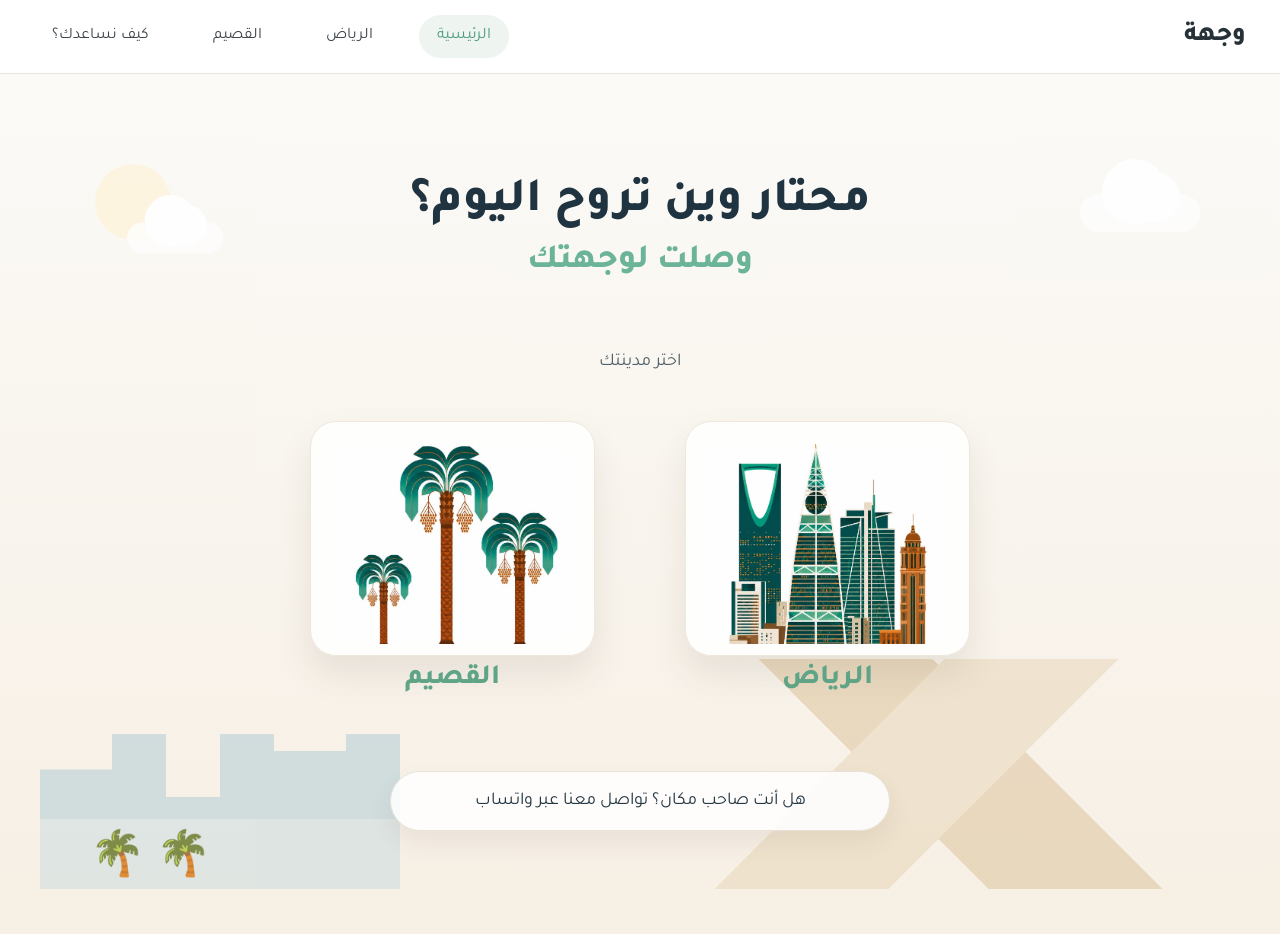
<file: index.html>
<!DOCTYPE html>
<html lang="ar" dir="rtl">
<head>
  <meta charset="UTF-8" />
  <meta name="viewport" content="width=device-width, initial-scale=1.0" />
  <title>وجهة | الصفحة الرئيسية</title>
  <link rel="stylesheet" href="stylee.css" />
</head>
<body>

  <div class="page">

    <header class="navbar">
      <div class="logo">
        <span>وجهة</span>
      </div>

      <nav class="nav-links">
        <a href="indexx.html" class="active">الرئيسية</a>
        <a href="riyadh.html">الرياض</a>
        <a href="qassim.html">القصيم</a>
        <a href="#">كيف نساعدك؟</a>
      </nav>

    </header>

    <main class="hero">

      <div class="background-art">
        <div class="sun"></div>
        <div class="cloud cloud-one"></div>
        <div class="cloud cloud-two"></div>
        <div class="mountains"></div>
        <div class="city"></div>
        <div class="palms"></div>
      </div>

      <section class="hero-content">
        <h1>محتار وين تروح اليوم؟</h1>
        <h2>وصلت لوجهتك</h2>
        <p>اختر مدينتك</p>

        <div class="city-cards">

  <div class="city-card" onclick="goToPage('riyadh.html')">
    <img src="riyadh.jpg" alt="الرياض" class="city-image">
    <h3>الرياض</h3>
  </div>

  <div class="city-card" onclick="goToPage('qassim.html')">
    <img src="qassim.jpg" alt="القصيم" class="city-image">
    <h3>القصيم</h3>
  </div>

</div>
<div class="owner-section">
      <button onclick="openWhatsApp()">
       هل أنت صاحب مكان؟ تواصل معنا عبر واتساب
      </button>
    </div>

  </div>
      </section>

    </main>

    

  <script src="script.js"></script>
</body>
</html>
</file>
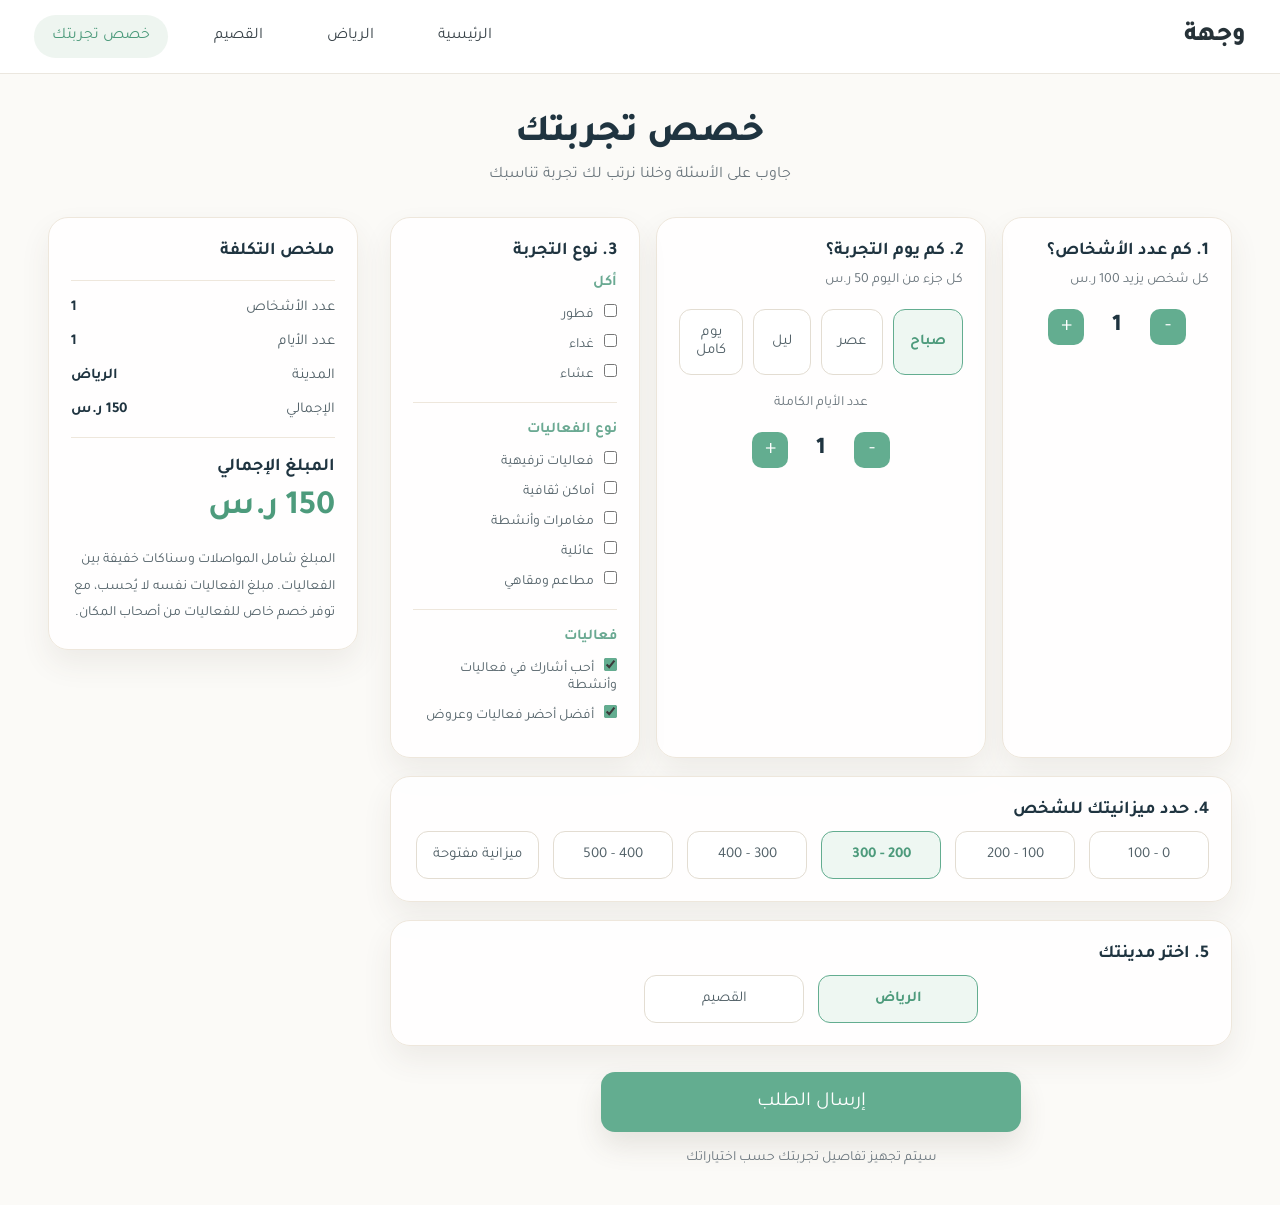
<file: customization.html>
<!DOCTYPE html>
<html lang="ar" dir="rtl">
<head>
  <meta charset="UTF-8" />
  <meta name="viewport" content="width=device-width, initial-scale=1.0" />
  <title>وجهة | خصص تجربتك</title>
  <link rel="stylesheet" href="styleee.css" />
</head>
<body>

<div class="page">

  <header class="navbar">
    <div class="logo">
      <span>وجهة</span>
    </div>

    <nav class="nav-links">
      <a href="indexx.html">الرئيسية</a>
      <a href="riyadh.html">الرياض</a>
      <a href="qassim.html">القصيم</a>
      <a href="#" class="active">خصص تجربتك</a>
    </nav>
  </header>

  <main class="custom-page">

    <section class="custom-header">
      <h1>خصص تجربتك</h1>
      <p>جاوب على الأسئلة وخلنا نرتب لك تجربة تناسبك</p>
    </section>

    <section class="custom-layout">

      <div class="custom-form">

        <div class="custom-row">

          <div class="custom-card small-card">
            <h3>1. كم عدد الأشخاص؟</h3>
            <p>كل شخص يزيد 100 ر.س</p>

            <div class="counter">
              <button onclick="decreasePeople()">-</button>
              <span id="peopleCount">1</span>
              <button onclick="increasePeople()">+</button>
            </div>
          </div>

          <div class="custom-card large-card">
            <h3>2. كم يوم التجربة؟</h3>
            <p>كل جزء من اليوم 50 ر.س</p>

            <div class="time-options">
              <button class="time-btn active" data-value="50" onclick="selectTime(this)">صباح</button>
              <button class="time-btn" data-value="50" onclick="selectTime(this)">عصر</button>
              <button class="time-btn" data-value="50" onclick="selectTime(this)">ليل</button>
              <button class="time-btn" data-value="150" onclick="selectTime(this)">يوم كامل</button>
            </div>

            <p class="days-label">عدد الأيام الكاملة</p>

            <div class="counter days-counter">
              <button onclick="decreaseDays()">-</button>
              <span id="daysCount">1</span>
              <button onclick="increaseDays()">+</button>
            </div>
          </div>

          <div class="custom-card type-card">
            <h3>3. نوع التجربة</h3>

            <h4>أكل</h4>
            <label>
              <input type="checkbox" id="breakfast" value="فطور" class="experience-type">
               فطور
            </label>

            <label>
               <input type="checkbox" id="lunch" value="غداء" class="experience-type">
               غداء
               </label>

            <label>
                <input type="checkbox" id="dinner" value="عشاء" class="experience-type">
                عشاء
            </label>

            <div class="filter-line"></div>

<h4>نوع الفعاليات</h4>

<label>
  <input type="checkbox" value="فعاليات ترفيهية" class="experience-type">
  فعاليات ترفيهية
</label>

<label>
  <input type="checkbox" value="أماكن ثقافية" class="experience-type">
  أماكن ثقافية
</label>

<label>
  <input type="checkbox" value="مغامرات وأنشطة" class="experience-type">
  مغامرات وأنشطة
</label>

<label>
  <input type="checkbox" value="عائلية" class="experience-type">
  عائلية
</label>

<label>
  <input type="checkbox" value="مطاعم ومقاهي" class="experience-type">
  مطاعم ومقاهي
</label>
            <div class="filter-line"></div>

            <h4>فعاليات</h4>
            <label><input type="checkbox" value="فعاليات تفاعلية" class="experience-type" checked> أحب أشارك في فعاليات وأنشطة</label>
            <label><input type="checkbox" value="فعاليات حضور" class="experience-type" checked> أفضل أحضر فعاليات وعروض</label>
          </div>

        </div>

        <div class="custom-card budget-card">
          <h3>4. حدد ميزانيتك للشخص</h3>

          <div class="budget-options">
            <button class="budget-btn" onclick="selectBudget(this)">0 - 100</button>
            <button class="budget-btn" onclick="selectBudget(this)">100 - 200</button>
            <button class="budget-btn active" onclick="selectBudget(this)">200 - 300</button>
            <button class="budget-btn" onclick="selectBudget(this)">300 - 400</button>
            <button class="budget-btn" onclick="selectBudget(this)">400 - 500</button>
            <button class="budget-btn" onclick="selectBudget(this)">ميزانية مفتوحة</button>
          </div>
        </div>

        <div class="custom-card city-select-card">
          <h3>5. اختر مدينتك</h3>

          <div class="city-select-options">
            <button class="city-select-btn active" onclick="selectCity(this)">الرياض</button>
            <button class="city-select-btn" onclick="selectCity(this)">القصيم</button>
          </div>
        </div>

        <button class="send-request" onclick="sendRequest()">إرسال الطلب</button>

        <p class="send-note">سيتم تجهيز تفاصيل تجربتك حسب اختياراتك</p>

      </div>

      <aside class="summary-card">
        <h3>ملخص التكلفة</h3>

        <div class="summary-line"></div>

        <div class="summary-item">
          <span>عدد الأشخاص</span>
          <strong id="summaryPeople">1</strong>
        </div>

        <div class="summary-item">
          <span>عدد الأيام</span>
          <strong id="summaryDays">1</strong>
        </div>

        <div class="summary-item">
          <span>المدينة</span>
          <strong id="summaryCity">الرياض</strong>
        </div>

        <div class="summary-item">
          <span>الإجمالي</span>
          <strong id="summaryTotalSmall">150 ر.س</strong>
        </div>

        <div class="summary-line"></div>

        <h4>المبلغ الإجمالي</h4>
        <h2 id="totalPrice">150 ر.س</h2>

        <p class="summary-note">
          المبلغ شامل المواصلات وسناكات خفيفة بين الفعاليات.
          مبلغ الفعاليات نفسه لا يُحسب، مع توفر خصم خاص للفعاليات من أصحاب المكان.
        </p>
      </aside>

    </section>

  </main>

</div>

<script src="scripttt.js"></script>
</body>
</html>
</file>
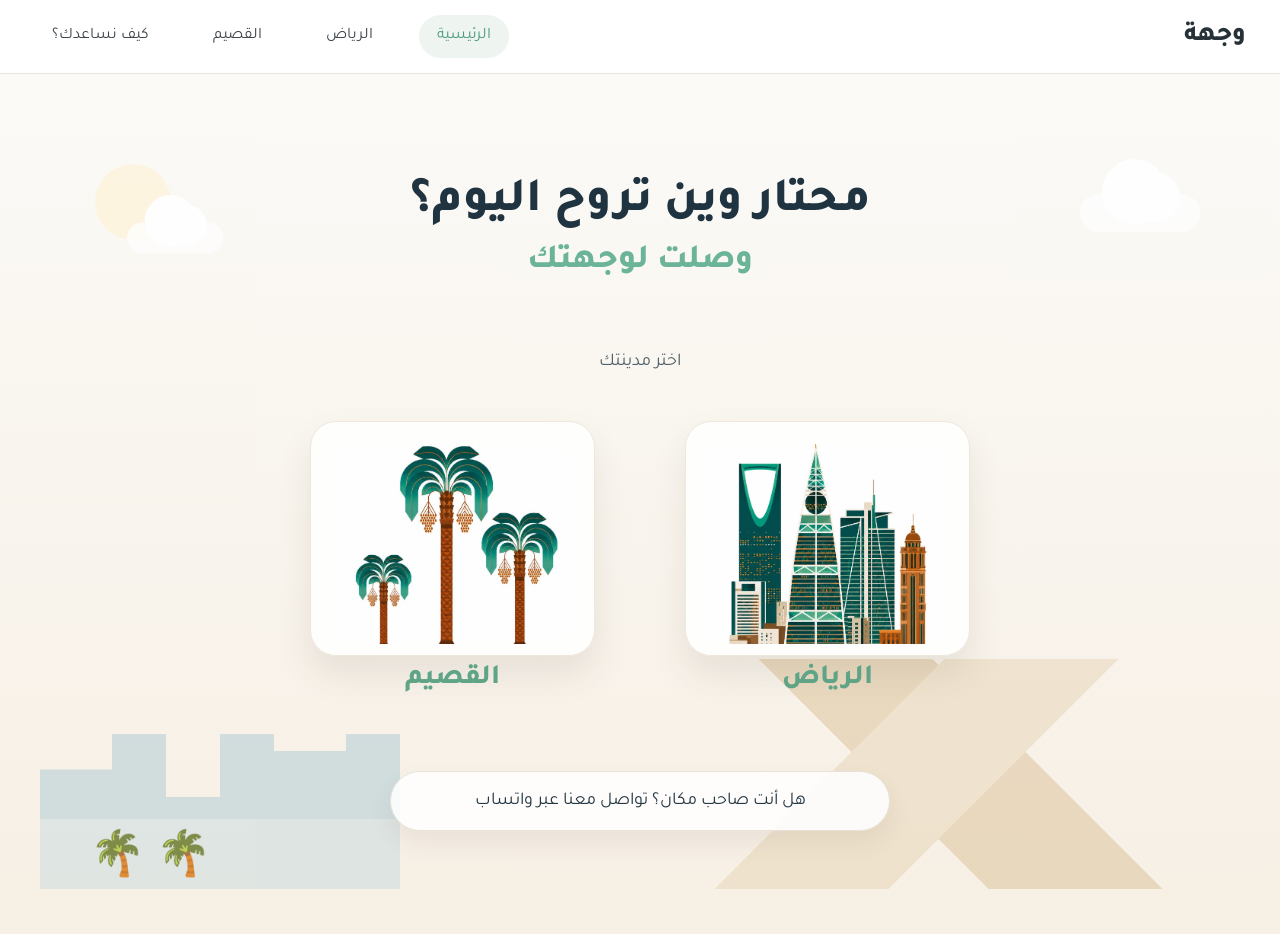
<file: indexx.html>
<!DOCTYPE html>
<html lang="ar" dir="rtl">
<head>
  <meta charset="UTF-8" />
  <meta name="viewport" content="width=device-width, initial-scale=1.0" />
  <title>وجهة | الصفحة الرئيسية</title>
  <link rel="stylesheet" href="stylee.css" />
</head>
<body>

  <div class="page">

    <header class="navbar">
      <div class="logo">
        <span>وجهة</span>
      </div>

      <nav class="nav-links">
        <a href="indexx.html" class="active">الرئيسية</a>
        <a href="riyadh.html">الرياض</a>
        <a href="qassim.html">القصيم</a>
        <a href="#">كيف نساعدك؟</a>
      </nav>

    </header>

    <main class="hero">

      <div class="background-art">
        <div class="sun"></div>
        <div class="cloud cloud-one"></div>
        <div class="cloud cloud-two"></div>
        <div class="mountains"></div>
        <div class="city"></div>
        <div class="palms"></div>
      </div>

      <section class="hero-content">
        <h1>محتار وين تروح اليوم؟</h1>
        <h2>وصلت لوجهتك</h2>
        <p>اختر مدينتك</p>

        <div class="city-cards">

  <div class="city-card" onclick="goToPage('riyadh.html')">
    <img src="riyadh.jpg" alt="الرياض" class="city-image">
    <h3>الرياض</h3>
  </div>

  <div class="city-card" onclick="goToPage('qassim.html')">
    <img src="qassim.jpg" alt="القصيم" class="city-image">
    <h3>القصيم</h3>
  </div>

</div>
<div class="owner-section">
      <button onclick="openWhatsApp()">
       هل أنت صاحب مكان؟ تواصل معنا عبر واتساب
      </button>
    </div>

  </div>
      </section>

    </main>

    

  <script src="script.js"></script>
</body>
</html>
</file>
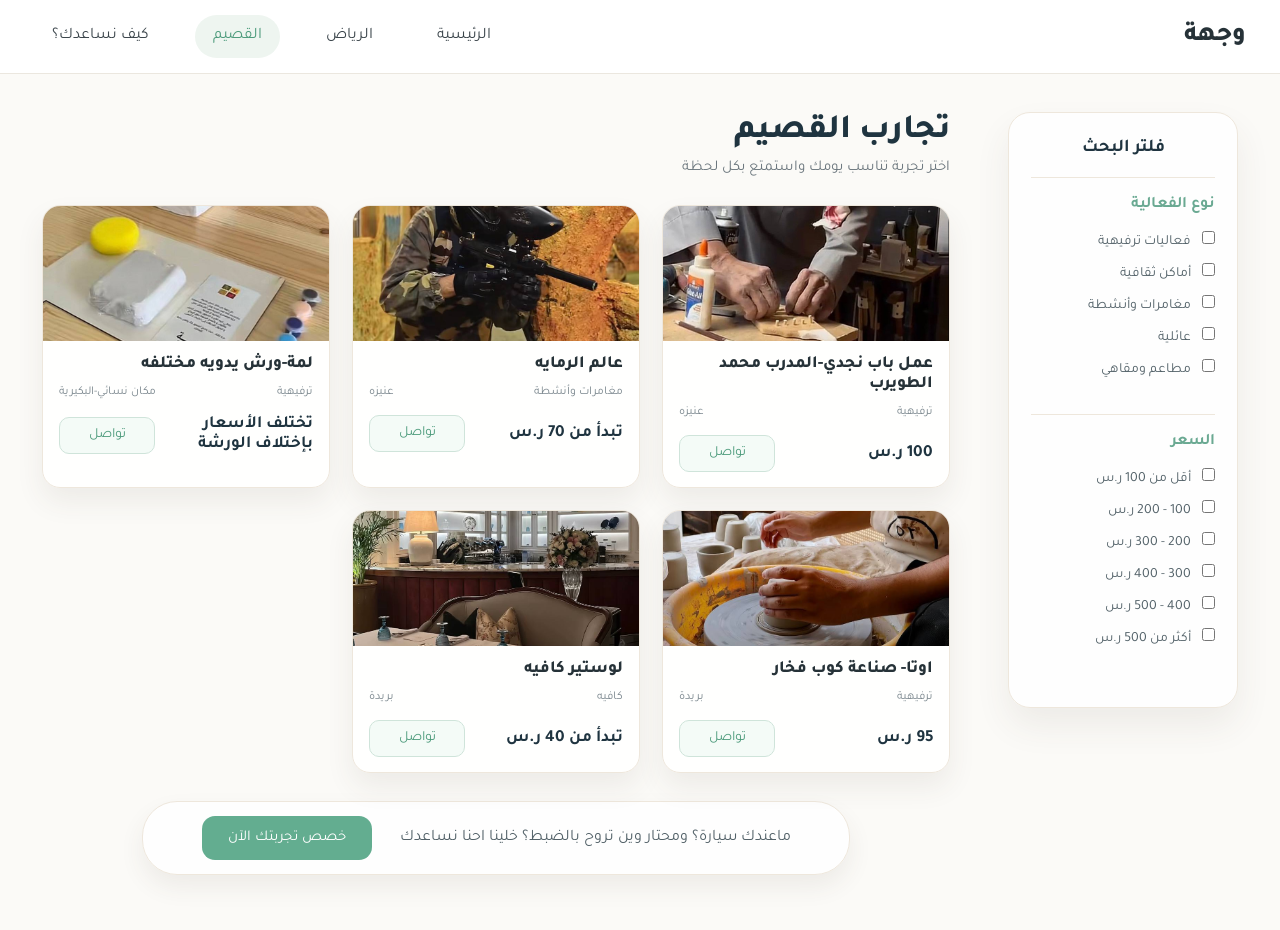
<file: qassim.html>
<!DOCTYPE html>
<html lang="ar" dir="rtl">
<head>
  <meta charset="UTF-8" />
  <meta name="viewport" content="width=device-width, initial-scale=1.0" />
  <title>وجهة | القصيم</title>
  <link rel="stylesheet" href="stylee2.css" />
</head>
<body>

<div class="page">

  <header class="navbar">
    <div class="logo">
      <span>وجهة</span>
    </div>

    <nav class="nav-links">
      <a href="indexx.html" >الرئيسية</a>
      <a href="riyadh.html" >الرياض</a>
      <a href="qassim.html" class="active">القصيم</a>
      <a href="#">كيف نساعدك؟</a>
    </nav>
  </header>

  <main class="experiences-page">

    <aside class="filter-box">
      <h3>فلتر البحث</h3>

      <div class="filter-line"></div>

      <div class="filter-group">
        <h4>نوع الفعالية</h4>
        <label><input type="checkbox" class="type-filter" value="ترفيهية"> فعاليات ترفيهية</label>
        <label><input type="checkbox" class="type-filter" value="ثقافية"> أماكن ثقافية</label>
        <label><input type="checkbox" class="type-filter" value="مغامرات"> مغامرات وأنشطة</label>
        <label><input type="checkbox" class="type-filter" value="عائلية"> عائلية</label>
        <label><input type="checkbox" class="type-filter" value="مطاعم"> مطاعم ومقاهي</label>
      </div>

      <div class="filter-line"></div>

      <div class="filter-group">
        <h4>السعر</h4>
        <label><input type="checkbox" class="price-filter" value="0-100"> أقل من 100 ر.س</label>
        <label><input type="checkbox" class="price-filter" value="100-200"> 100 - 200 ر.س</label>
        <label><input type="checkbox" class="price-filter" value="200-300"> 200 - 300 ر.س</label>
        <label><input type="checkbox" class="price-filter" value="300-400"> 300 - 400 ر.س</label>
        <label><input type="checkbox" class="price-filter" value="400-500"> 400 - 500 ر.س</label>
        <label><input type="checkbox" class="price-filter" value="500-9999"> أكثر من 500 ر.س</label>
      </div>

     
    </aside>

    <section class="experience-content">

      <div class="experience-title">
        <h1>تجارب القصيم</h1>
        <p>اختر تجربة تناسب يومك واستمتع بكل لحظة</p>
      </div>

      <div class="experience-grid">

        <div class="exp-card" data-type="ترفيهية" data-price="199">
          <img src="محمد الطويرب.jpg" alt="عمل باب نجدي">
          <div class="exp-info">
            <h3>عمل باب نجدي-المدرب محمد الطويرب</h3>
            <div class="meta">
              <span>ترفيهية</span>
              <span> عنيزه</span>
            </div>
            <div class="exp-bottom">
              <strong>100 ر.س</strong>
              <div class="contact-box">

  <button onclick="showNumber(this)">
    تواصل
  </button>

  <input 
    type="text"
    class="contact-input"
    value="0540864241"
    readonly
  >

</div>
            </div>
          </div>
        </div>


        

        <div class="exp-card" data-type="مغامرات" data-price="70">
          <img src="عالم الرمايه.jpg" alt="عالم الرمايه">
          <div class="exp-info">
            <h3>عالم الرمايه </h3>
            <div class="meta">
              <span>مغامرات وأنشطة</span>
              <span>عنيزه </span>
            </div>
            <div class="exp-bottom">
              <strong>تبدأ من 70 ر.س</strong>
              <div class="contact-box">

  <button onclick="showNumber(this)">
    تواصل
  </button>

  <input 
    type="text"
    class="contact-input"
    value="530276813"
    readonly
  >

</div>
            </div>
          </div>
        </div>



        <div class="exp-card" data-type="ترفيهية" data-price="0">
          <img src="لمة.jpg" alt="لمة  ">
          <div class="exp-info">
            <h3> لمة-ورش يدويه مختلفه </h3>
            <div class="meta">
              <span>ترفيهية</span>
              <span>مكان نسائي-البكيرية</span>
            </div>
            <div class="exp-bottom">
              <strong> تختلف الأسعار بإختلاف الورشة</strong>
              <div class="contact-box">

  <button onclick="showNumber(this)">
    تواصل
  </button>

  <input 
    type="text"
    class="contact-input"
    value="0531121086"
    readonly
  >

</div>
            </div>
          </div>
        </div>


        <div class="exp-card" data-type="ترفيهية" data-price="95">
          <img src="اوتا.jpg" alt="صناعة كوب فخار">
          <div class="exp-info">
            <h3>اوتا- صناعة كوب فخار</h3>
            <div class="meta">
              <span>ترفيهية</span>
              <span>بريدة </span>
            </div>
            <div class="exp-bottom">
              <strong>95 ر.س</strong>
              <div class="contact-box">

  <button onclick="showNumber(this)">
    تواصل
  </button>

  <input 
    type="text"
    class="contact-input"
    value="الانستقرام:@houseofotta"
    readonly
  >

</div>
            </div>
          </div>
        </div>

        <div class="exp-card" data-type="مطاعم" data-price="40">
          <img src="لوستير.jpg" alt="كافيهات ومقاهي مميزة">
          <div class="exp-info">
            <h3>لوستير كافيه </h3>
            <div class="meta">
              <span>كافيه</span>
              <span>بريدة</span>
            </div>
            <div class="exp-bottom">
              <strong>تبدأ من 40 ر.س</strong>
              <div class="contact-box">

  <button onclick="showNumber(this)">
    تواصل
  </button>

  <input 
    type="text"
    class="contact-input"
    value="0530356514"
    readonly
  >

</div>
            </div>
          </div>
        </div>

      </div>

      <div class="customize-banner">
        <p>ماعندك سيارة؟ ومحتار وين تروح بالضبط؟ خلينا احنا نساعدك</p>
        <button onclick="goToPage('customization.html')">خصص تجربتك الآن</button>
      </div>

    </section>

  </main>

</div>

<script src="scriptt.js"></script>
</body>
</html>
</file>
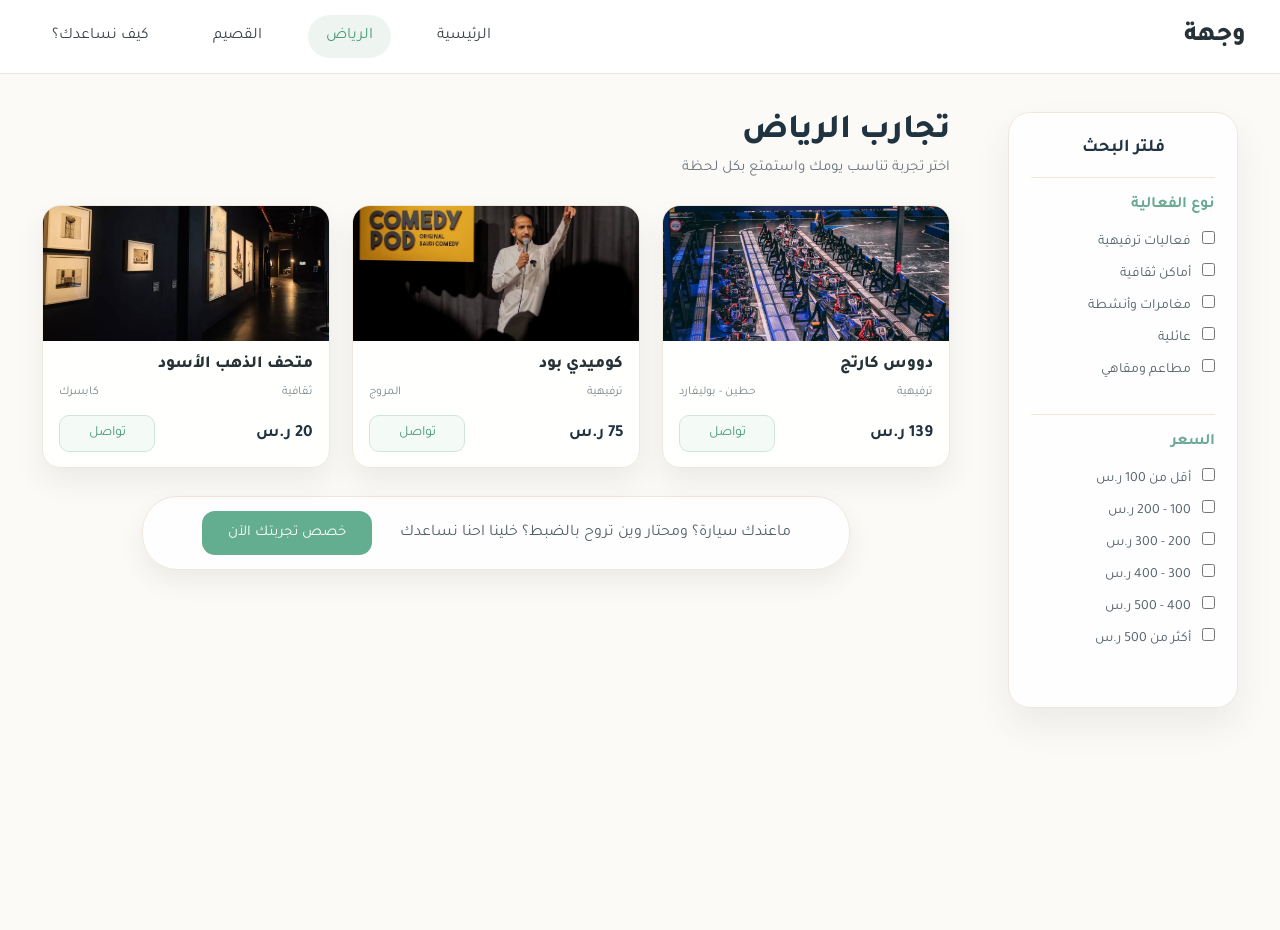
<file: riyadh.html>
<!DOCTYPE html>
<html lang="ar" dir="rtl">
<head>
  <meta charset="UTF-8" />
  <meta name="viewport" content="width=device-width, initial-scale=1.0" />
  <title>وجهة | الرياض</title>
  <link rel="stylesheet" href="stylee2.css" />
</head>
<body>

<div class="page">

  <header class="navbar">
    <div class="logo">
      <span>وجهة</span>
    </div>

    <nav class="nav-links">
      <a href="indexx.html" >الرئيسية</a>
      <a href="riyadh.html" class="active">الرياض</a>
      <a href="qassim.html">القصيم</a>
      <a href="#">كيف نساعدك؟</a>
    </nav>
  </header>

  <main class="experiences-page">

    <aside class="filter-box">
      <h3>فلتر البحث</h3>

      <div class="filter-line"></div>

      <div class="filter-group">
        <h4>نوع الفعالية</h4>
        <label><input type="checkbox" class="type-filter" value="ترفيهية"> فعاليات ترفيهية</label>
        <label><input type="checkbox" class="type-filter" value="ثقافية"> أماكن ثقافية</label>
        <label><input type="checkbox" class="type-filter" value="مغامرات"> مغامرات وأنشطة</label>
        <label><input type="checkbox" class="type-filter" value="عائلية"> عائلية</label>
        <label><input type="checkbox" class="type-filter" value="مطاعم"> مطاعم ومقاهي</label>
      </div>

      <div class="filter-line"></div>

      <div class="filter-group">
        <h4>السعر</h4>
        <label><input type="checkbox" class="price-filter" value="0-100"> أقل من 100 ر.س</label>
        <label><input type="checkbox" class="price-filter" value="100-200"> 100 - 200 ر.س</label>
        <label><input type="checkbox" class="price-filter" value="200-300"> 200 - 300 ر.س</label>
        <label><input type="checkbox" class="price-filter" value="300-400"> 300 - 400 ر.س</label>
        <label><input type="checkbox" class="price-filter" value="400-500"> 400 - 500 ر.س</label>
        <label><input type="checkbox" class="price-filter" value="500-9999"> أكثر من 500 ر.س</label>
      </div>

     
    </aside>

    <section class="experience-content">

      <div class="experience-title">
        <h1>تجارب الرياض</h1>
        <p>اختر تجربة تناسب يومك واستمتع بكل لحظة</p>
      </div>

      <div class="experience-grid">

        <div class="exp-card" data-type="ترفيهية" data-price="139">
          <img src="دووس.jpg" alt="دووس  ">
          <div class="exp-info">
            <h3>دووس كارتج</h3>
            <div class="meta">
              <span>ترفيهية</span>
              <span>حطين - بوليفارد </span>
            </div>
            <div class="exp-bottom">
              <strong>139 ر.س</strong>
              <div class="contact-box">

  <button onclick="showNumber(this)">
    تواصل
  </button>

  <input 
    type="text"
    class="contact-input"
    value="الانستقرام:@dooskarting"
    readonly
  >

</div>
            </div>
          </div>
        </div>


        <div class="exp-card" data-type="ترفيهية" data-price="75">
          <img src="كوميدي بود.jpg" alt="   ">
          <div class="exp-info">
            <h3>كوميدي بود</h3>
            <div class="meta">
              <span>ترفيهية</span>
              <span>المروج </span>
            </div>
            <div class="exp-bottom">
              <strong>75 ر.س</strong>
              <div class="contact-box">

  <button onclick="showNumber(this)">
    تواصل
  </button>

  <input 
    type="text"
    class="contact-input"
    value="الانستقرام:@thmanyahexit"
    readonly
  >

</div>
            </div>
          </div>
        </div>

        <div class="exp-card" data-type="ثقافية" data-price="20">
          <img src="متحف الذهب الاسود.jpg" alt="متحف ومعرض فني">
          <div class="exp-info">
            <h3>متحف الذهب الأسود </h3>
            <div class="meta">
              <span>ثقافية</span>
              <span>كابسرك</span>
            </div>
            <div class="exp-bottom">
              <strong>20 ر.س</strong>
              <div class="contact-box">

  <button onclick="showNumber(this)">
    تواصل
  </button>

  <input 
    type="text"
    class="contact-input"
    value="عبر موقع وزارة الثقافة"
    readonly
  >

</div>
            </div>
          </div>
        </div>

      

      </div>

      <div class="customize-banner">
        <p>ماعندك سيارة؟ ومحتار وين تروح بالضبط؟ خلينا احنا نساعدك</p>
        <button onclick="goToPage('customization.html')">خصص تجربتك الآن</button>
      </div>

    </section>

  </main>

</div>

<script src="scriptt.js"></script>
</body>
</html>
</file>
<file: stylee.css>
@import url('https://fonts.googleapis.com/css2?family=Tajawal:wght@400;500;700;800&display=swap');

*{
  margin:0;
  padding:0;
  box-sizing:border-box;
  font-family:"Tajawal",sans-serif;
}

body{
  background:#f5f1ea;
  color:#263238;
}

.page{
  width:100%;
  min-height:100vh;
  background:#fbfaf7;
}

.navbar{
  height:74px;
  padding:0 34px;
  background:white;
  display:flex;
  align-items:center;
  justify-content:space-between;
  border-bottom:1px solid #ebe7df;
}

.logo{
  font-size:26px;
  font-weight:800;
}

.nav-links{
  display:flex;
  gap:28px;
}

.nav-links a{
  text-decoration:none;
  color:#3b454b;
  padding:12px 18px;
  border-radius:24px;
  transition:.3s;
}

.nav-links .active,
.nav-links a:hover{
  background:#eef5f0;
  color:#4d9b7c;
}


.hero {
  position: relative;
  min-height: 860px;
  padding: 70px 30px 40px;
  overflow: hidden;
}

.hero-content {
  position: relative;
  z-index: 5;
  text-align: center;
}

.hero h1 {
  font-size: 48px;
  font-weight: 800;
  color: #1f3440;
  margin-top: 30px;
  margin-bottom: 10px;
}

.hero h2 {
  font-size: 34px;
  font-weight: 800;
  color: #6bb49a;
  margin-bottom: 18px;
}

.hero p {
  color: #526168;
  font-size: 18px;
  margin-bottom: 48px;
  padding-top: 50px;
}
.city-cards {
  display: flex;
  justify-content: center;
  align-items: center;
  gap: 90px;
  flex-wrap: nowrap;
  margin-top: 45px;
}

.city-card {
  width: 285px;
  height: 235px;
  background: rgba(255, 255, 255, 0.9);
  border: 1px solid #eee7dc;
  border-radius: 26px;
  padding: 22px;
  box-shadow: 0 18px 35px rgba(78, 69, 53, 0.1);
  cursor: pointer;
  transition: 0.35s;
  text-align: center;
}

.city-card:hover {
  transform: translateY(-8px);
}

.city-image {
  width: 100%;
  height: 200px;
  object-fit: cover;
  border-radius: 18px;
  display: block;
  margin-bottom: 18px;
}

.city-card h3 {
  font-size: 28px;
  color: #5fa486;
  font-weight: 800;
}
.background-art {
  position: absolute;
  inset: 0;
  z-index: 1;
  opacity: 0.9;
  background: linear-gradient(to bottom, #fbfaf7 0%, #f7efe3 100%);
}

.sun {
  position: absolute;
  width: 76px;
  height: 76px;
  border-radius: 50%;
  background: #fff2cf;
  left: 95px;
  top: 90px;
  opacity: 0.6;
}

.cloud {
  position: absolute;
  width: 120px;
  height: 38px;
  background: rgba(255,255,255,0.8);
  border-radius: 50px;
}

.cloud::before,
.cloud::after {
  content: "";
  position: absolute;
  background: white;
  border-radius: 50%;
}

.cloud::before {
  width: 50px;
  height: 50px;
  top: -22px;
  right: 20px;
}

.cloud::after {
  width: 65px;
  height: 65px;
  top: -35px;
  left: 22px;
}

.cloud-one {
  top: 120px;
  right: 80px;
}

.cloud-two {
  top: 145px;
  left: 115px;
  transform: scale(0.8);
}

.mountains {
  position: absolute;
  bottom: 45px;
  right: 0;
  width: 50%;
  height: 230px;
  background: linear-gradient(135deg, transparent 35%, #e9d6b8 35% 55%, transparent 55%),
              linear-gradient(45deg, transparent 40%, #dec49b 40% 60%, transparent 60%);
  opacity: 0.6;
}

.city {
  position: absolute;
  bottom: 45px;
  left: 40px;
  width: 360px;
  height: 230px;
  background:
    linear-gradient(to top, #a9cbd7 0 70px, transparent 70px),
    linear-gradient(to top, #7fb0c7 0 155px, transparent 155px),
    linear-gradient(to top, #b8d5df 0 110px, transparent 110px);
  opacity: 0.35;
  clip-path: polygon(0 100%, 0 48%, 20% 48%, 20% 25%, 35% 25%, 35% 60%, 50% 60%, 50% 15%, 65% 15%, 65% 40%, 85% 40%, 85% 5%, 100% 5%, 100% 100%);
}

.palms {
  position: absolute;
  bottom: 45px;
  left: 90px;
  font-size: 44px;
}

.palms::before {
  content: "🌴 🌴";
}

.owner-section {
  min-height: 115px;
  padding-top: 115px;
  display: flex;
  justify-content: center;
  align-items: center;
}

.owner-section button {
  min-width: 500px;
  border: 1px solid #e8e2d8;
  background: rgba(255, 255, 255, 0.88);
  color: #253844;
  padding: 18px 28px;
  border-radius: 35px;
  font-size: 18px;
  cursor: pointer;
  box-shadow: 0 12px 25px rgba(74, 66, 50, 0.08);
  transition: 0.3s;
}

.owner-section button:hover {
  transform: translateY(-3px);
  background: #f6fbf8;
}

.owner-section span {
  margin-right: 10px;
  background: #63ad90;
  color: white;
  width: 38px;
  height: 38px;
  border-radius: 50%;
  display: inline-flex;
  align-items: center;
  justify-content: center;
}

@media (max-width: 768px) {
  body {
    align-items: flex-start;
  }

  .page {
    width: 100%;
    min-height: 100vh;
    border-radius: 0;
  }

  .nav-links {
    display: none;
  }

  .hero {
    padding-top: 55px;
  }

  .hero h1 {
    font-size: 34px;
  }

  .hero h2 {
    font-size: 39px;
  }

  .hero p {
    font-size: 15px;
  }

  .city-cards {
    gap: 25px;
  }

  .city-card {
    width: 85%;
    max-width: 320px;
  }

  .owner-section button {
    min-width: auto;
    width: 90%;
    font-size: 15px;
  }

  .city {
    width: 230px;
    left: 0;
  }
}
</file>
<file: styleee.css>
@import url('https://fonts.googleapis.com/css2?family=Tajawal:wght@400;500;700;800&display=swap');

*{
  margin:0;
  padding:0;
  box-sizing:border-box;
  font-family:"Tajawal",sans-serif;
}

body{
  background:#f5f1ea;
  color:#263238;
}

.page{
  width:100%;
  min-height:100vh;
  background:#fbfaf7;
}

.navbar{
  height:74px;
  padding:0 34px;
  background:white;
  display:flex;
  align-items:center;
  justify-content:space-between;
  border-bottom:1px solid #ebe7df;
}

.logo{
  font-size:26px;
  font-weight:800;
}

.nav-links{
  display:flex;
  gap:28px;
}

.nav-links a{
  text-decoration:none;
  color:#3b454b;
  padding:12px 18px;
  border-radius:24px;
  transition:.3s;
}

.nav-links .active,
.nav-links a:hover{
  background:#eef5f0;
  color:#4d9b7c;
}

.riyadh-page{
  display:flex;
  gap:35px;
  padding:40px;
}

.filters{
  width:260px;
  background:white;
  border-radius:22px;
  padding:25px;
  height:fit-content;
  box-shadow:0 10px 25px rgba(0,0,0,.05);
}

.filters h3{
  margin-bottom:25px;
  font-size:22px;
}

.filter-group{
  margin-bottom:35px;
}

.filter-group h4{
  margin-bottom:18px;
  color:#5fa486;
}

.filter-group label{
  display:block;
  margin-bottom:14px;
  cursor:pointer;
  color:#526168;
}

.experiences{
  flex:1;
}

.section-header{
  margin-bottom:35px;
}

.section-header h1{
  font-size:42px;
  color:#1f3440;
  margin-bottom:10px;
}

.section-header p{
  color:#6b767d;
}

.cards-container{
  display:grid;
  grid-template-columns:repeat(auto-fit,minmax(260px,1fr));
  gap:25px;
}

.experience-card{
  background:white;
  border-radius:24px;
  overflow:hidden;
  box-shadow:0 15px 30px rgba(0,0,0,.06);
  transition:.3s;
}

.experience-card:hover{
  transform:translateY(-6px);
}

.experience-card img{
  width:100%;
  height:190px;
  object-fit:cover;
}

.card-content{
  padding:18px;
}

.card-content h3{
  margin-bottom:12px;
  font-size:23px;
}

.card-info{
  display:flex;
  justify-content:space-between;
  color:#7b878e;
  margin-bottom:18px;
}

.card-bottom{
  display:flex;
  justify-content:space-between;
  align-items:center;
}

.card-bottom h4{
  color:#1f3440;
  font-size:22px;
}

.card-bottom button{
  border:none;
  background:#eef7f2;
  color:#4d9b7c;
  padding:12px 24px;
  border-radius:14px;
  cursor:pointer;
  transition:.3s;
}

.card-bottom button:hover{
  background:#4d9b7c;
  color:white;
}

.customize-box{
  margin-top:40px;
  background:white;
  border-radius:24px;
  padding:22px;
  display:flex;
  justify-content:space-between;
  align-items:center;
  box-shadow:0 10px 25px rgba(0,0,0,.05);
}

.customize-box p{
  color:#526168;
  font-size:18px;
}

.customize-box button{
  border:none;
  background:#63ad90;
  color:white;
  padding:15px 26px;
  border-radius:16px;
  cursor:pointer;
  font-size:16px;
}

.experiences-page {
  min-height: 856px;
  padding: 38px 42px;
  background: #fbfaf7;
  display: grid;
  grid-template-columns: 230px 1fr;
  gap: 58px;
}

.filter-box {
  background: rgba(255, 255, 255, 0.86);
  border: 1px solid #eee7dc;
  border-radius: 22px;
  padding: 24px 22px;
  height: fit-content;
  box-shadow: 0 18px 35px rgba(78, 69, 53, 0.08);
}

.filter-box h3 {
  font-size: 18px;
  color: #1f3440;
  margin-bottom: 18px;
  text-align: center;
}

.filter-line {
  height: 1px;
  background: #eee7dc;
  margin: 18px 0;
}

.filter-group h4 {
  color: #6aa992;
  font-size: 16px;
  margin-bottom: 16px;
}

.filter-group label {
  display: block;
  font-size: 14px;
  color: #526168;
  margin-bottom: 12px;
  cursor: pointer;
}

.filter-group input {
  margin-left: 8px;
  accent-color: #63ad90;
}

.price-range {
  margin-top: 25px;
}

.range-track {
  height: 5px;
  background: #63ad90;
  border-radius: 20px;
  position: relative;
}

.range-dot {
  width: 18px;
  height: 18px;
  background: #63ad90;
  border-radius: 50%;
  position: relative;
  top: -11px;
}

.range-dot.left {
  right: 0;
}

.range-dot.right {
  right: 165px;
  top: -29px;
}

.range-text {
  display: flex;
  justify-content: space-between;
  font-size: 12px;
  color: #526168;
  margin-top: -18px;
}

.experience-content {
  position: relative;
}

.experience-title {
  text-align: right;
  margin-bottom: 28px;
}

.experience-title h1 {
  font-size: 34px;
  color: #1f3440;
  font-weight: 800;
}

.experience-title p {
  font-size: 15px;
  color: #6b767d;
  margin-top: 6px;
}

.experience-grid {
  display: grid;
  grid-template-columns: repeat(3, 1fr);
  gap: 22px;
}

.exp-card {
  background: rgba(255, 255, 255, 0.92);
  border: 1px solid #eee7dc;
  border-radius: 18px;
  overflow: hidden;
  box-shadow: 0 14px 28px rgba(78, 69, 53, 0.08);
  position: relative;
  transition: 0.3s;
}

.exp-card:hover {
  transform: translateY(-6px);
  box-shadow: 0 20px 38px rgba(78, 69, 53, 0.13);
}

.exp-card img {
  width: 100%;
  height: 135px;
  object-fit: cover;
  display: block;
}

.heart {
  position: absolute;
  top: 10px;
  right: 10px;
  width: 24px;
  height: 24px;
  background: rgba(255, 255, 255, 0.9);
  border: 1px solid #d8d0c4;
  border-radius: 7px;
  color: #6aa992;
  display: flex;
  justify-content: center;
  align-items: center;
  z-index: 2;
  font-size: 17px;
}

.exp-info {
  padding: 14px 16px 15px;
}

.exp-info h3 {
  font-size: 17px;
  color: #263238;
  margin-bottom: 10px;
  font-weight: 800;
}

.meta {
  display: flex;
  justify-content: space-between;
  color: #7b878e;
  font-size: 12px;
  margin-bottom: 16px;
}

.exp-bottom {
  display: flex;
  justify-content: space-between;
  align-items: center;
}

.exp-bottom strong {
  font-size: 17px;
  color: #1f3440;
}

.exp-bottom button {
  border: 1px solid #cfe4da;
  background: #f4fbf7;
  color: #4d9b7c;
  min-width: 96px;
  padding: 9px 20px;
  border-radius: 10px;
  cursor: pointer;
  transition: 0.3s;
  font-size: 14px;
}

.exp-bottom button:hover {
  background: #63ad90;
  color: white;
}

.contact-box {
  display: flex;
  flex-direction: column;
  gap: 10px;
}

.contact-input {
  display: none;
  width: 100%;
  border: 1px solid #d8e7df;
  background: #f8fcfa;
  border-radius: 10px;
  padding: 10px;
  text-align: center;
  color: #4d9b7c;
  font-size: 14px;
  font-weight: 700;
  outline: none;
}
.customize-banner {
  margin: 28px auto 0;
  width: 78%;
  background: rgba(255, 255, 255, 0.88);
  border: 1px solid #eee7dc;
  border-radius: 35px;
  padding: 14px 18px;
  display: flex;
  justify-content: center;
  align-items: center;
  gap: 28px;
  box-shadow: 0 12px 25px rgba(74, 66, 50, 0.08);
}

.customize-banner p {
  color: #526168;
  font-size: 16px;
}

.customize-banner button {
  border: none;
  background: #63ad90;
  color: white;
  padding: 13px 26px;
  border-radius: 13px;
  cursor: pointer;
  font-size: 15px;
  transition: 0.3s;
}

.customize-banner button:hover {
  transform: translateY(-2px);
  background: #4d9b7c;
}

.hide-card {
  display: none;
}

@media (max-width: 900px) {
  .experiences-page {
    grid-template-columns: 1fr;
    padding: 25px;
  }

  .experience-grid {
    grid-template-columns: 1fr;
  }

  .customize-banner {
    width: 100%;
    flex-direction: column;
    text-align: center;
  }
}
.custom-page {
  min-height: 856px;
  padding: 38px 48px;
  background: #fbfaf7;
}

.custom-header {
  text-align: center;
  margin-bottom: 32px;
}

.custom-header h1 {
  font-size: 38px;
  color: #1f3440;
  font-weight: 800;
}

.custom-header p {
  color: #6b767d;
  margin-top: 8px;
  font-size: 16px;
}

.custom-layout {
  display: grid;
  grid-template-columns: 1fr 310px;
  gap: 32px;
  align-items: start;
}

.custom-form {
  display: flex;
  flex-direction: column;
  gap: 18px;
}

.custom-row {
  display: grid;
  grid-template-columns: 230px 1fr 250px;
  gap: 16px;
}

.custom-card,
.summary-card {
  background: rgba(255, 255, 255, 0.9);
  border: 1px solid #eee7dc;
  border-radius: 20px;
  padding: 22px;
  box-shadow: 0 14px 30px rgba(78, 69, 53, 0.08);
}

.custom-card h3,
.summary-card h3 {
  color: #1f3440;
  font-size: 18px;
  margin-bottom: 10px;
}

.custom-card p {
  color: #6b767d;
  font-size: 14px;
  margin-bottom: 20px;
}

.counter {
  display: flex;
  justify-content: center;
  align-items: center;
  gap: 28px;
  margin-top: 20px;
}

.counter button {
  width: 36px;
  height: 36px;
  border: none;
  border-radius: 10px;
  background: #63ad90;
  color: white;
  font-size: 22px;
  cursor: pointer;
}

.counter span {
  font-size: 24px;
  font-weight: 800;
  color: #1f3440;
}

.time-options {
  display: grid;
  grid-template-columns: repeat(4, 1fr);
  gap: 10px;
}

.time-btn,
.budget-btn,
.city-select-btn {
  border: 1px solid #e3ddd2;
  background: #fff;
  color: #526168;
  padding: 14px 16px;
  border-radius: 12px;
  cursor: pointer;
  transition: 0.3s;
  font-size: 15px;
}

.time-btn.active,
.budget-btn.active,
.city-select-btn.active {
  border-color: #63ad90;
  background: #eef7f2;
  color: #4d9b7c;
  font-weight: 700;
}

.days-label {
  text-align: center;
  margin-top: 20px;
}

.type-card label {
  display: block;
  color: #526168;
  font-size: 14px;
  margin-bottom: 10px;
}

.type-card h4 {
  color: #6aa992;
  font-size: 15px;
  margin: 12px 0;
}

.type-card input {
  accent-color: #63ad90;
  margin-left: 7px;
}

.budget-options,
.city-select-options {
  display: flex;
  gap: 14px;
  flex-wrap: wrap;
}

.budget-btn {
  min-width: 120px;
}

.city-select-card {
  width: 100%;
}

.city-select-options {
  justify-content: center;
}

.city-select-btn {
  min-width: 160px;
}

.summary-card {
  min-height: 430px;
}

.summary-line {
  height: 1px;
  background: #eee7dc;
  margin: 18px 0;
}

.summary-item {
  display: flex;
  justify-content: space-between;
  color: #526168;
  margin-bottom: 16px;
  font-size: 15px;
}

.summary-item strong {
  color: #1f3440;
}

.summary-card h4 {
  color: #1f3440;
  margin-bottom: 10px;
  font-size: 18px;
}

.summary-card h2 {
  color: #4d9b7c;
  font-size: 34px;
  margin-bottom: 18px;
}

.summary-note {
  color: #526168;
  line-height: 1.9;
  font-size: 14px;
}

.send-request {
  width: 420px;
  align-self: center;
  margin-top: 8px;
  border: none;
  background: #63ad90;
  color: white;
  padding: 18px 30px;
  border-radius: 14px;
  cursor: pointer;
  font-size: 20px;
  box-shadow: 0 14px 28px rgba(78, 69, 53, 0.12);
  transition: 0.3s;
}

.send-request:hover {
  transform: translateY(-3px);
  background: #4d9b7c;
}

.send-note {
  text-align: center;
  color: #6b767d;
  font-size: 14px;
}

@media (max-width: 950px) {
  .custom-layout {
    grid-template-columns: 1fr;
  }

  .custom-row {
    grid-template-columns: 1fr;
  }

  .send-request {
    width: 100%;
  }
}
</file>
<file: stylee2.css>
@import url('https://fonts.googleapis.com/css2?family=Tajawal:wght@400;500;700;800&display=swap');

*{
  margin:0;
  padding:0;
  box-sizing:border-box;
  font-family:"Tajawal",sans-serif;
}

body{
  background:#f5f1ea;
  color:#263238;
}

.page{
  width:100%;
  min-height:100vh;
  background:#fbfaf7;
}

.navbar{
  height:74px;
  padding:0 34px;
  background:white;
  display:flex;
  align-items:center;
  justify-content:space-between;
  border-bottom:1px solid #ebe7df;
}

.logo{
  font-size:26px;
  font-weight:800;
}

.nav-links{
  display:flex;
  gap:28px;
}

.nav-links a{
  text-decoration:none;
  color:#3b454b;
  padding:12px 18px;
  border-radius:24px;
  transition:.3s;
}

.nav-links .active,
.nav-links a:hover{
  background:#eef5f0;
  color:#4d9b7c;
}

.riyadh-page{
  display:flex;
  gap:35px;
  padding:40px;
}

.filters{
  width:260px;
  background:white;
  border-radius:22px;
  padding:25px;
  height:fit-content;
  box-shadow:0 10px 25px rgba(0,0,0,.05);
}

.filters h3{
  margin-bottom:25px;
  font-size:22px;
}

.filter-group{
  margin-bottom:35px;
}

.filter-group h4{
  margin-bottom:18px;
  color:#5fa486;
}

.filter-group label{
  display:block;
  margin-bottom:14px;
  cursor:pointer;
  color:#526168;
}

.experiences{
  flex:1;
}

.section-header{
  margin-bottom:35px;
}

.section-header h1{
  font-size:42px;
  color:#1f3440;
  margin-bottom:10px;
}

.section-header p{
  color:#6b767d;
}

.cards-container{
  display:grid;
  grid-template-columns:repeat(auto-fit,minmax(260px,1fr));
  gap:25px;
}

.experience-card{
  background:white;
  border-radius:24px;
  overflow:hidden;
  box-shadow:0 15px 30px rgba(0,0,0,.06);
  transition:.3s;
}

.experience-card:hover{
  transform:translateY(-6px);
}

.experience-card img{
  width:100%;
  height:190px;
  object-fit:cover;
}

.card-content{
  padding:18px;
}

.card-content h3{
  margin-bottom:12px;
  font-size:23px;
}

.card-info{
  display:flex;
  justify-content:space-between;
  color:#7b878e;
  margin-bottom:18px;
}

.card-bottom{
  display:flex;
  justify-content:space-between;
  align-items:center;
}

.card-bottom h4{
  color:#1f3440;
  font-size:22px;
}

.card-bottom button{
  border:none;
  background:#eef7f2;
  color:#4d9b7c;
  padding:12px 24px;
  border-radius:14px;
  cursor:pointer;
  transition:.3s;
}

.card-bottom button:hover{
  background:#4d9b7c;
  color:white;
}

.customize-box{
  margin-top:40px;
  background:white;
  border-radius:24px;
  padding:22px;
  display:flex;
  justify-content:space-between;
  align-items:center;
  box-shadow:0 10px 25px rgba(0,0,0,.05);
}

.customize-box p{
  color:#526168;
  font-size:18px;
}

.customize-box button{
  border:none;
  background:#63ad90;
  color:white;
  padding:15px 26px;
  border-radius:16px;
  cursor:pointer;
  font-size:16px;
}

.experiences-page {
  min-height: 856px;
  padding: 38px 42px;
  background: #fbfaf7;
  display: grid;
  grid-template-columns: 230px 1fr;
  gap: 58px;
}

.filter-box {
  background: rgba(255, 255, 255, 0.86);
  border: 1px solid #eee7dc;
  border-radius: 22px;
  padding: 24px 22px;
  height: fit-content;
  box-shadow: 0 18px 35px rgba(78, 69, 53, 0.08);
}

.filter-box h3 {
  font-size: 18px;
  color: #1f3440;
  margin-bottom: 18px;
  text-align: center;
}

.filter-line {
  height: 1px;
  background: #eee7dc;
  margin: 18px 0;
}

.filter-group h4 {
  color: #6aa992;
  font-size: 16px;
  margin-bottom: 16px;
}

.filter-group label {
  display: block;
  font-size: 14px;
  color: #526168;
  margin-bottom: 12px;
  cursor: pointer;
}

.filter-group input {
  margin-left: 8px;
  accent-color: #63ad90;
}

.price-range {
  margin-top: 25px;
}

.range-track {
  height: 5px;
  background: #63ad90;
  border-radius: 20px;
  position: relative;
}

.range-dot {
  width: 18px;
  height: 18px;
  background: #63ad90;
  border-radius: 50%;
  position: relative;
  top: -11px;
}

.range-dot.left {
  right: 0;
}

.range-dot.right {
  right: 165px;
  top: -29px;
}

.range-text {
  display: flex;
  justify-content: space-between;
  font-size: 12px;
  color: #526168;
  margin-top: -18px;
}

.experience-content {
  position: relative;
}

.experience-title {
  text-align: right;
  margin-bottom: 28px;
}

.experience-title h1 {
  font-size: 34px;
  color: #1f3440;
  font-weight: 800;
}

.experience-title p {
  font-size: 15px;
  color: #6b767d;
  margin-top: 6px;
}

.experience-grid {
  display: grid;
  grid-template-columns: repeat(3, 1fr);
  gap: 22px;
}

.exp-card {
  background: rgba(255, 255, 255, 0.92);
  border: 1px solid #eee7dc;
  border-radius: 18px;
  overflow: hidden;
  box-shadow: 0 14px 28px rgba(78, 69, 53, 0.08);
  position: relative;
  transition: 0.3s;
}

.exp-card:hover {
  transform: translateY(-6px);
  box-shadow: 0 20px 38px rgba(78, 69, 53, 0.13);
}

.exp-card img {
  width: 100%;
  height: 135px;
  object-fit: cover;
  display: block;
}

.heart {
  position: absolute;
  top: 10px;
  right: 10px;
  width: 24px;
  height: 24px;
  background: rgba(255, 255, 255, 0.9);
  border: 1px solid #d8d0c4;
  border-radius: 7px;
  color: #6aa992;
  display: flex;
  justify-content: center;
  align-items: center;
  z-index: 2;
  font-size: 17px;
}

.exp-info {
  padding: 14px 16px 15px;
}

.exp-info h3 {
  font-size: 17px;
  color: #263238;
  margin-bottom: 10px;
  font-weight: 800;
}

.meta {
  display: flex;
  justify-content: space-between;
  color: #7b878e;
  font-size: 12px;
  margin-bottom: 16px;
}

.exp-bottom {
  display: flex;
  justify-content: space-between;
  align-items: center;
}

.exp-bottom strong {
  font-size: 17px;
  color: #1f3440;
}

.exp-bottom button {
  border: 1px solid #cfe4da;
  background: #f4fbf7;
  color: #4d9b7c;
  min-width: 96px;
  padding: 9px 20px;
  border-radius: 10px;
  cursor: pointer;
  transition: 0.3s;
  font-size: 14px;
}

.exp-bottom button:hover {
  background: #63ad90;
  color: white;
}

.contact-box {
  display: flex;
  flex-direction: column;
  gap: 10px;
}

.contact-input {
  display: none;
  width: 100%;
  border: 1px solid #d8e7df;
  background: #f8fcfa;
  border-radius: 10px;
  padding: 10px;
  text-align: center;
  color: #4d9b7c;
  font-size: 14px;
  font-weight: 700;
  outline: none;
}
.customize-banner {
  margin: 28px auto 0;
  width: 78%;
  background: rgba(255, 255, 255, 0.88);
  border: 1px solid #eee7dc;
  border-radius: 35px;
  padding: 14px 18px;
  display: flex;
  justify-content: center;
  align-items: center;
  gap: 28px;
  box-shadow: 0 12px 25px rgba(74, 66, 50, 0.08);
}

.customize-banner p {
  color: #526168;
  font-size: 16px;
}

.customize-banner button {
  border: none;
  background: #63ad90;
  color: white;
  padding: 13px 26px;
  border-radius: 13px;
  cursor: pointer;
  font-size: 15px;
  transition: 0.3s;
}

.customize-banner button:hover {
  transform: translateY(-2px);
  background: #4d9b7c;
}

.hide-card {
  display: none;
}

@media (max-width: 900px) {
  .experiences-page {
    grid-template-columns: 1fr;
    padding: 25px;
  }

  .experience-grid {
    grid-template-columns: 1fr;
  }

  .customize-banner {
    width: 100%;
    flex-direction: column;
    text-align: center;
  }
}
</file>
